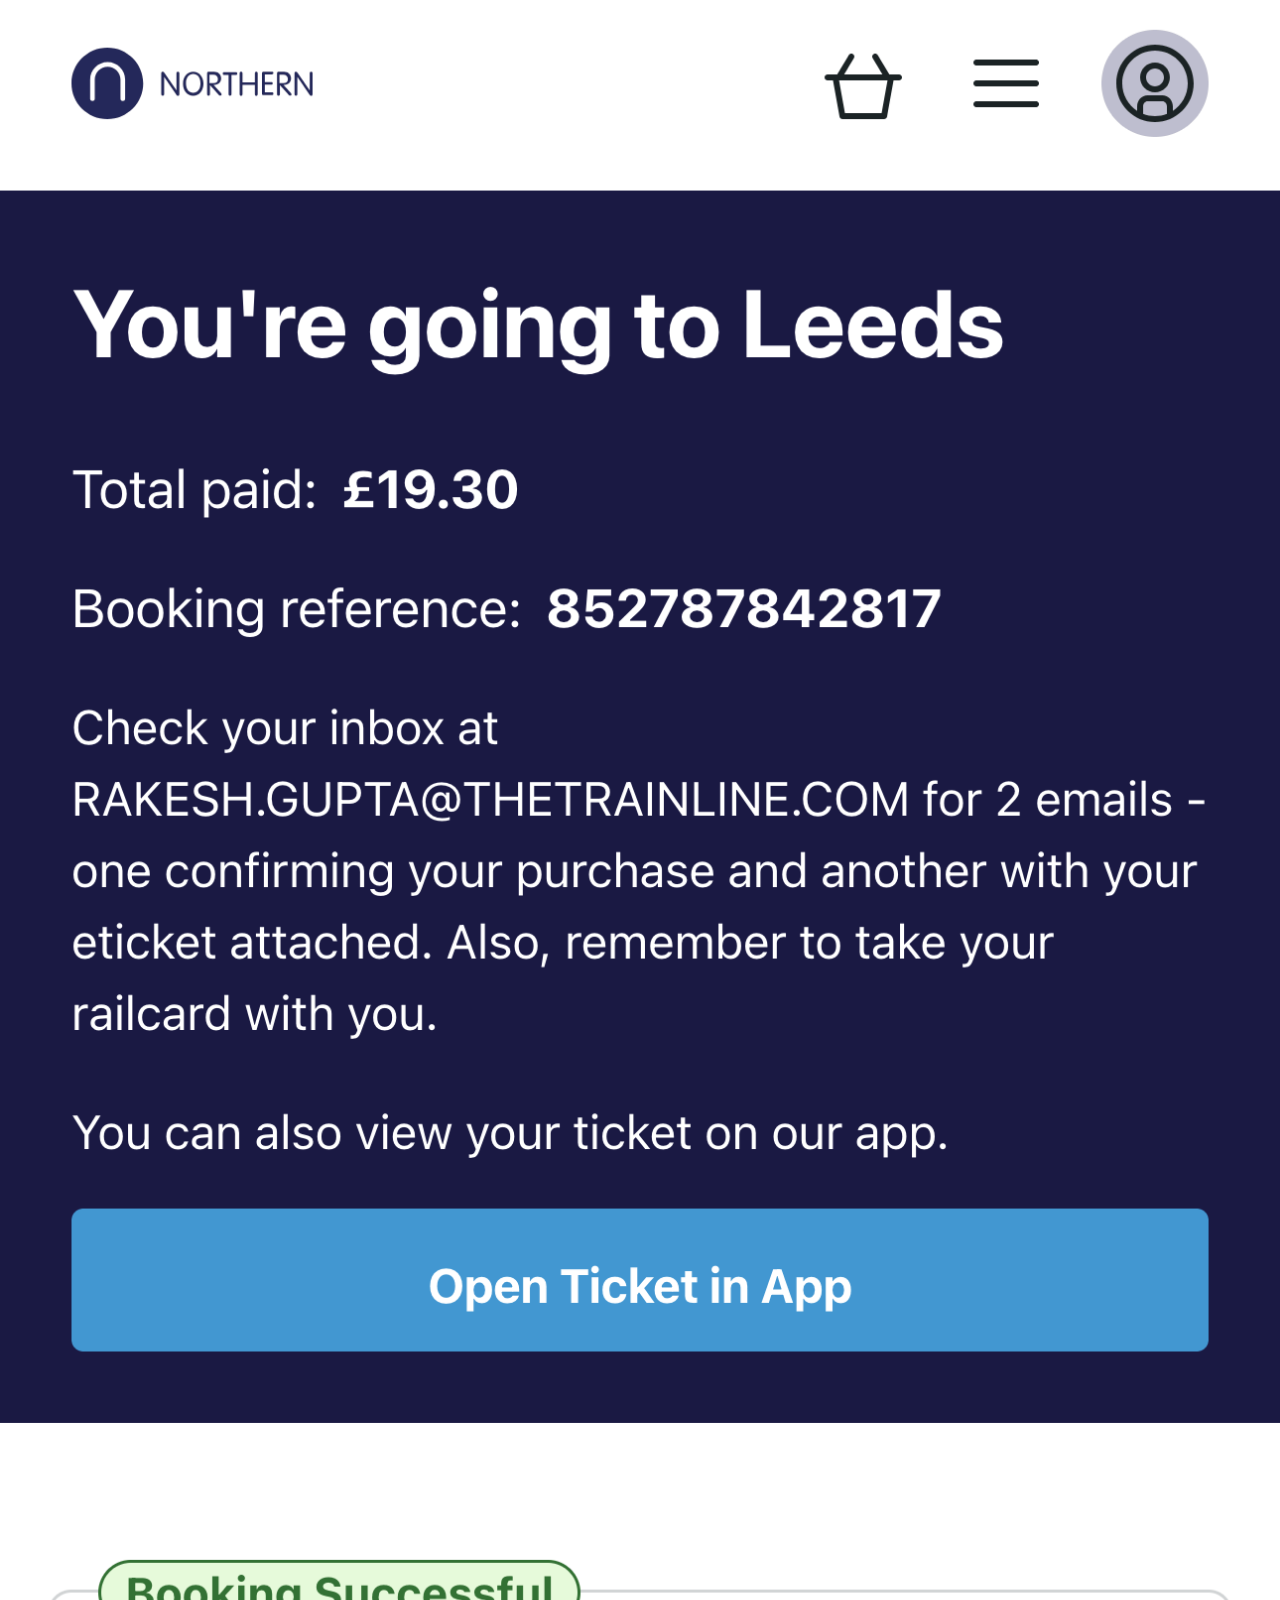
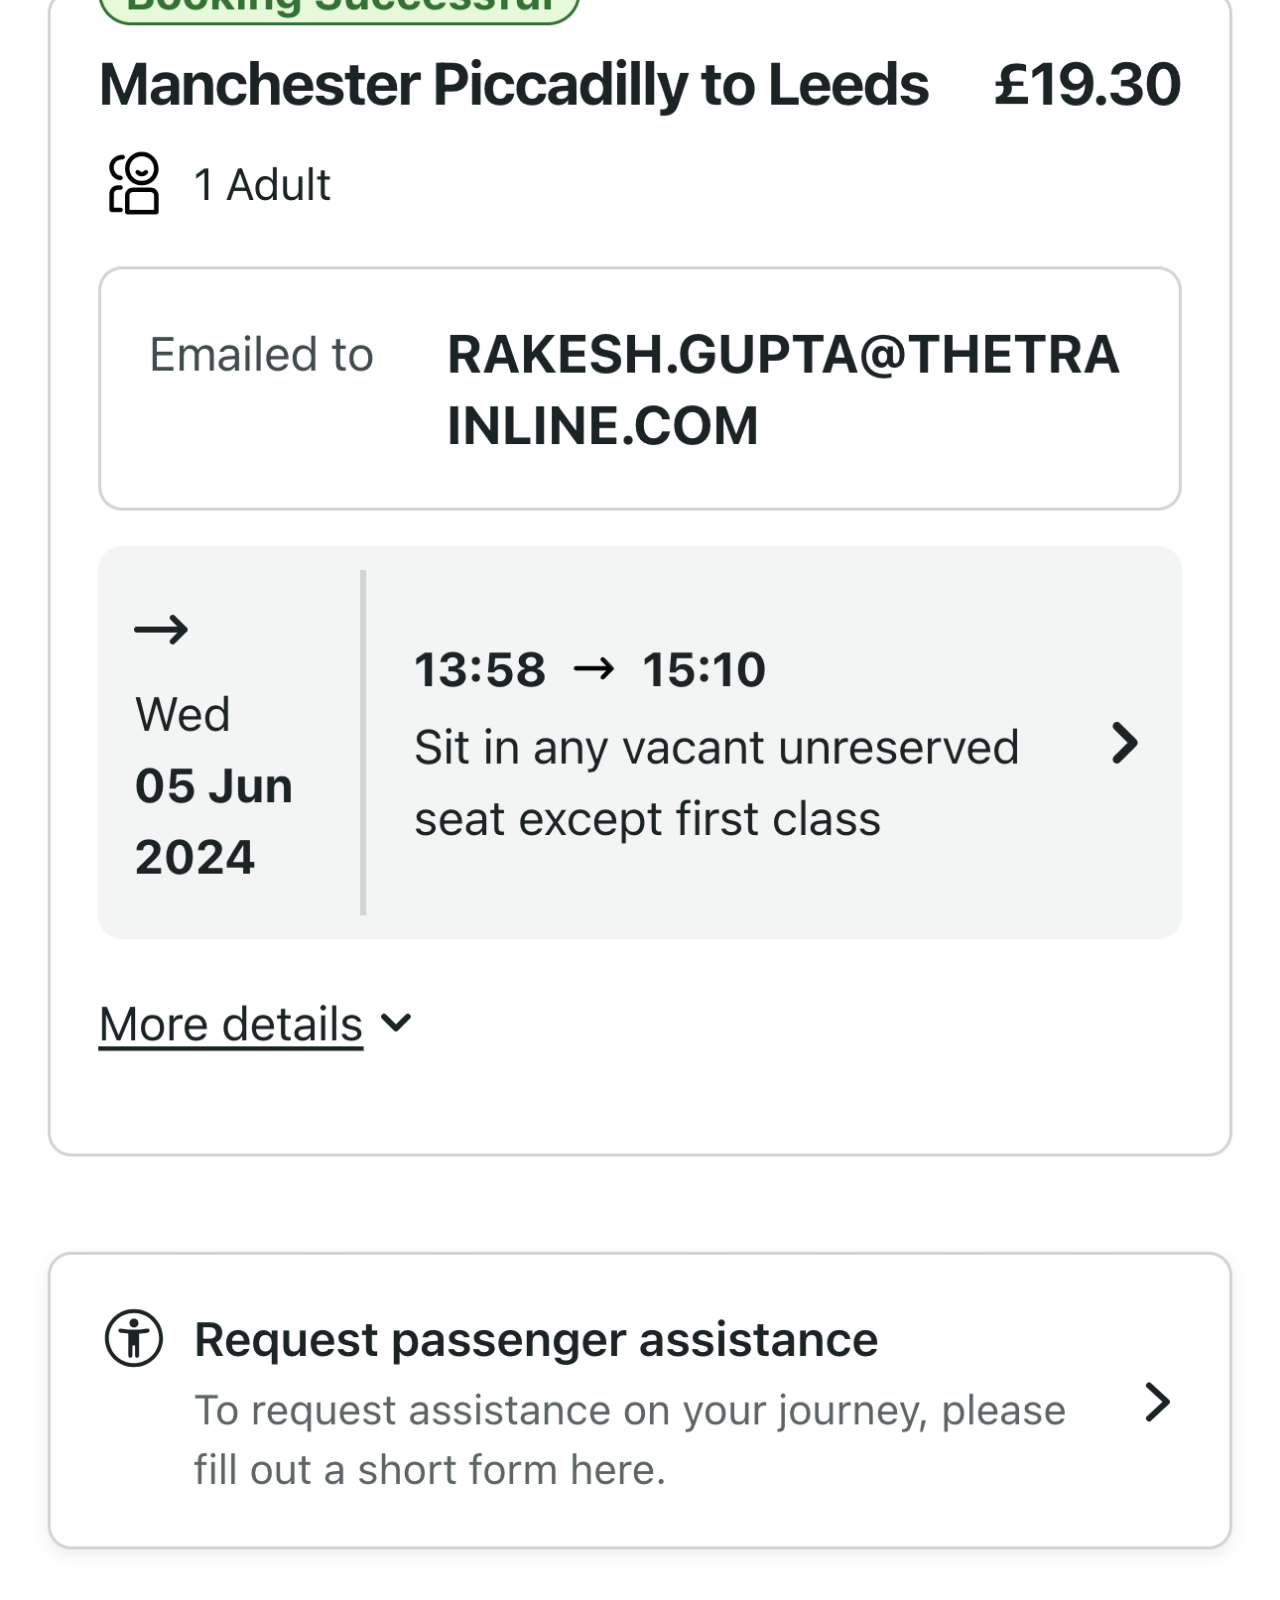
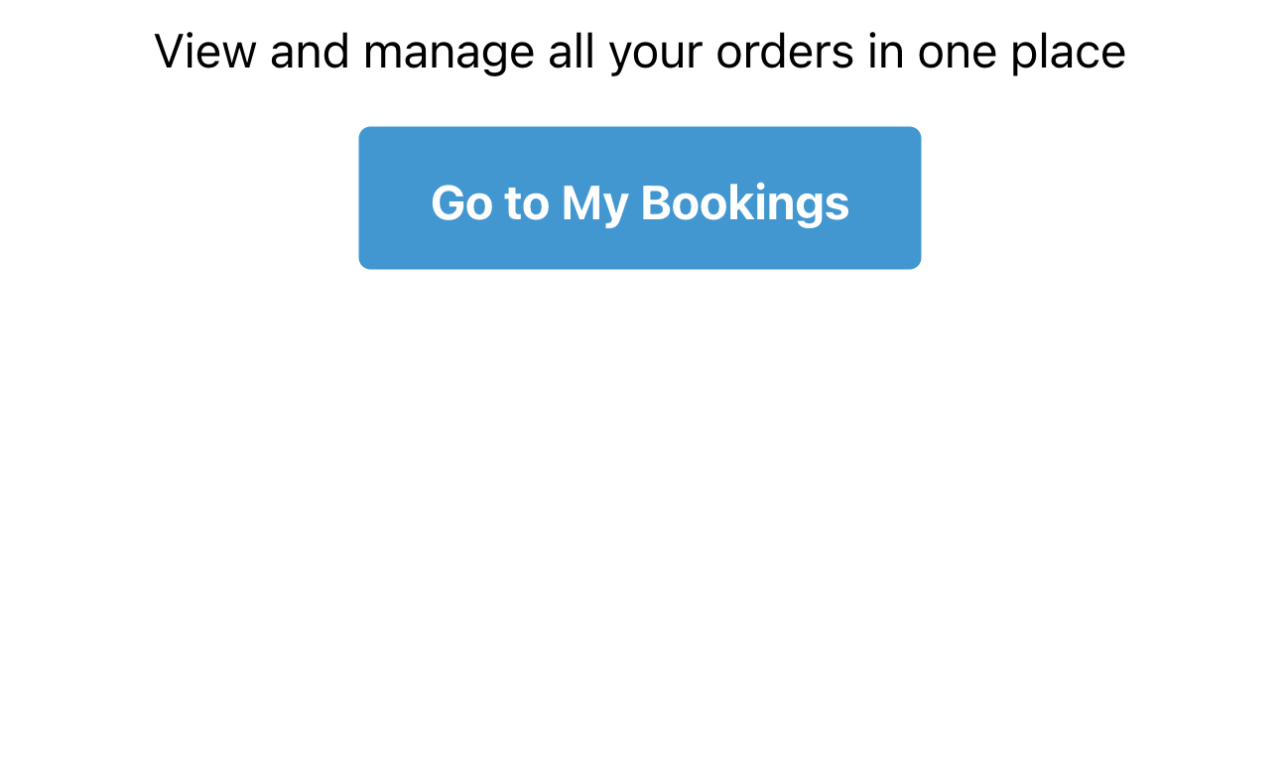
<file: dummyPayment.html>
<!DOCTYPE html>
<html lang="en">
<head>
  <meta charset="UTF-8">
  <meta name="viewport" content="width=device-width, initial-scale=1.0">
  <title>Dummy Payment</title>
  <style>
    html, body{
      margin:0;
      padding:0;
    }
    .image-container {
      text-align: center;
    }
    img {
      width: 100%;
      height: auto;
    }
  </style>
</head>
<body>
  <div class="image-container">
    <a href="test2.html">
    <img src="dummyPayment.png" alt="Image description">
    </a>
  </div>
</body>
</html>
</file>
